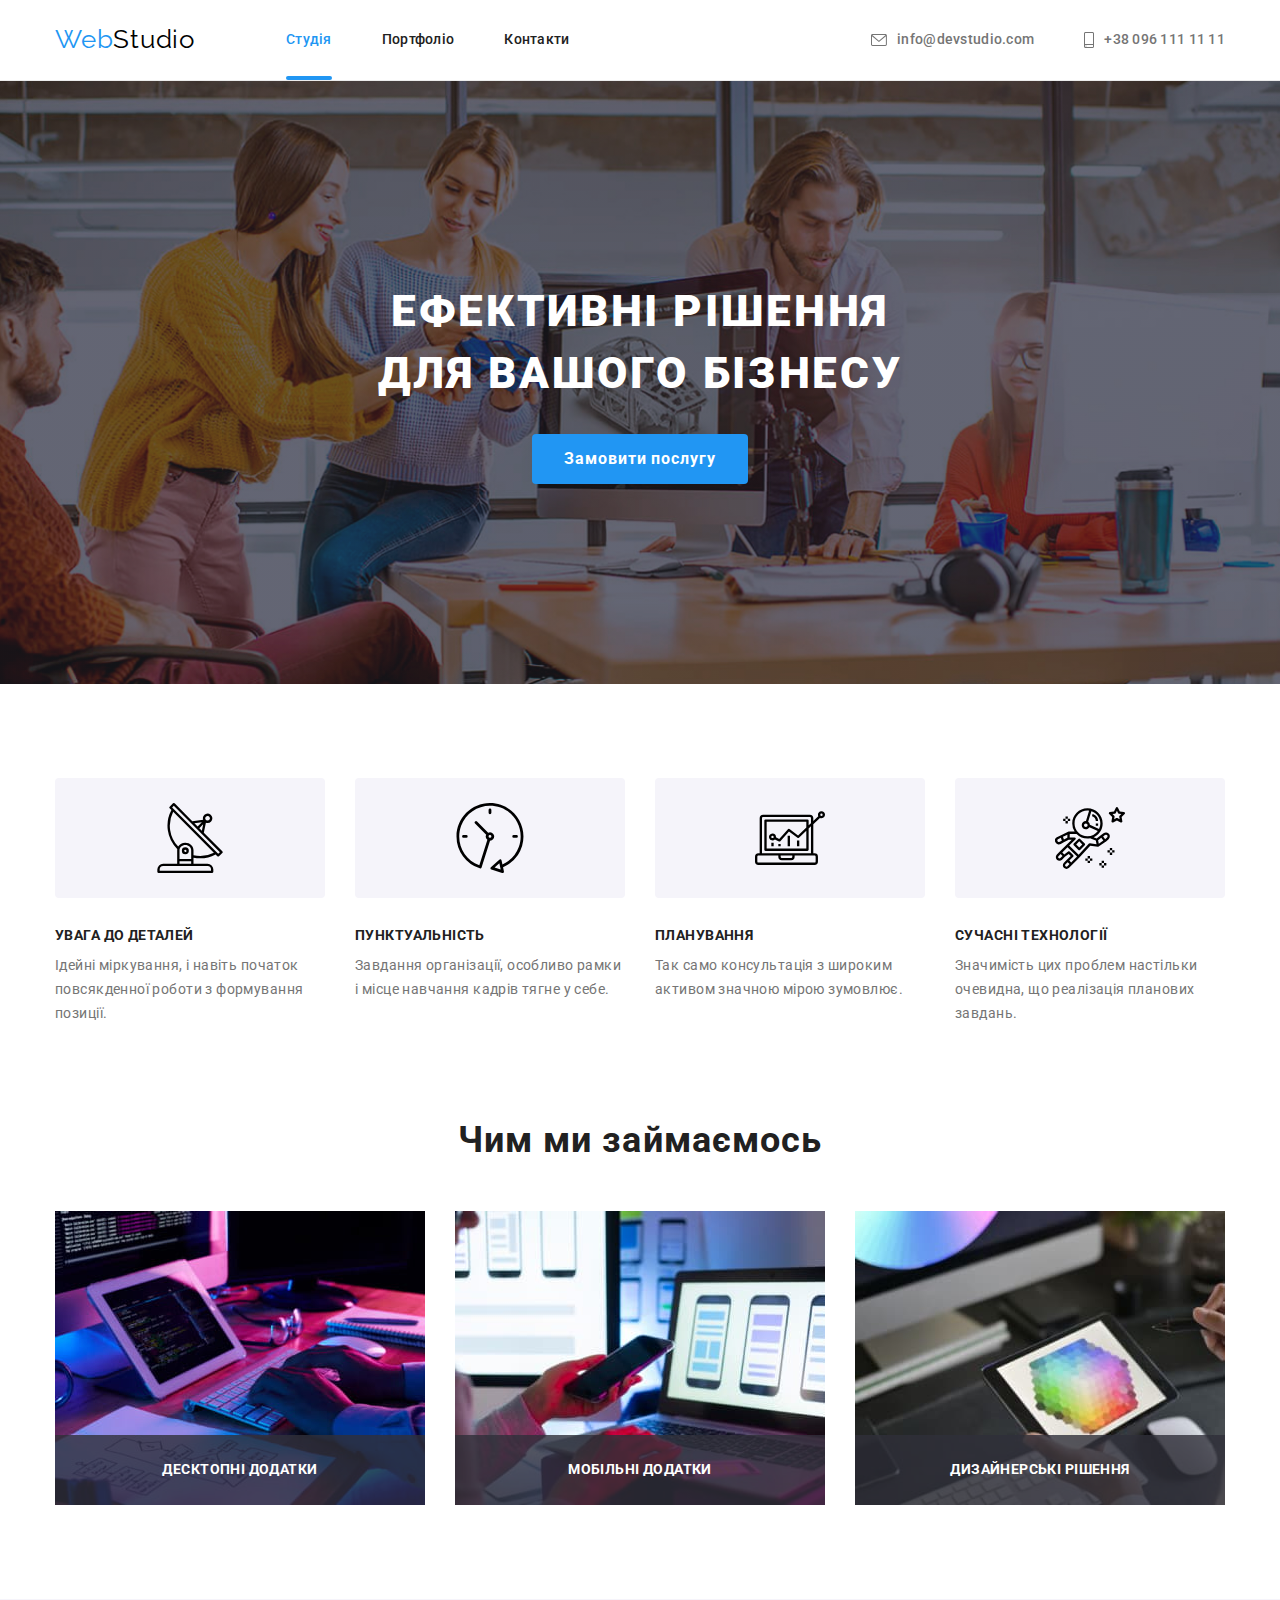
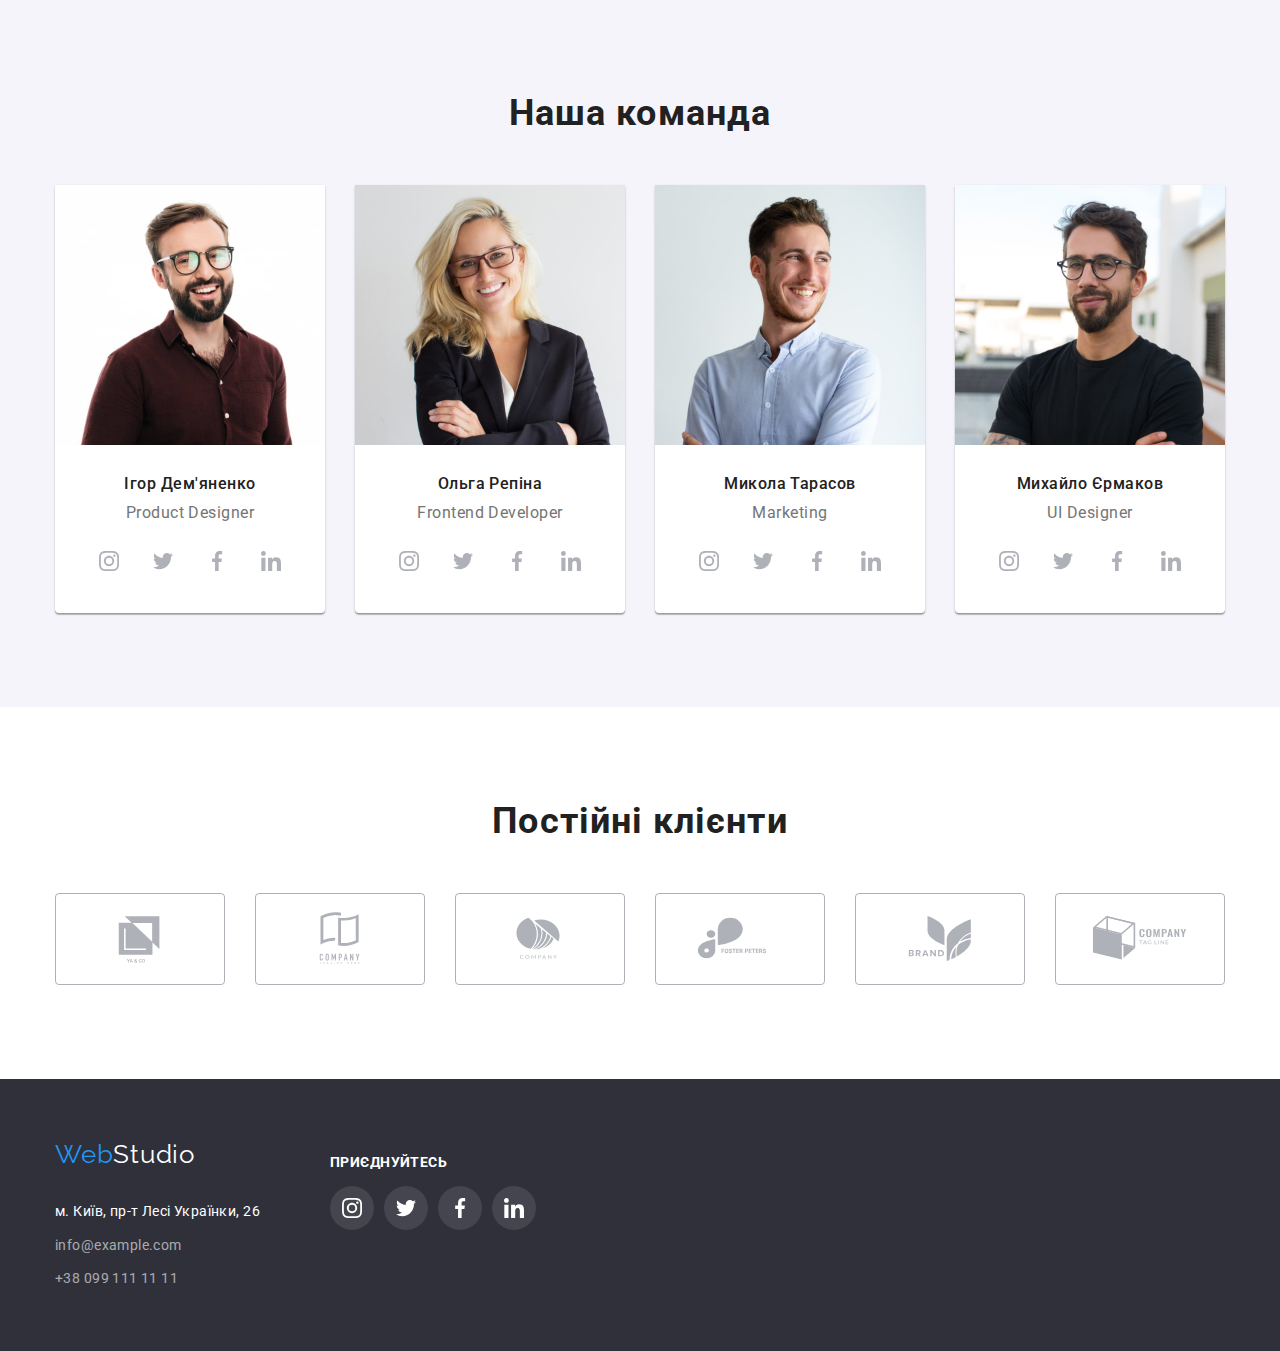
<file: index.html>
<!DOCTYPE html>
<html lang="uk">

<head>
  <meta charset="UTF-8" />
  <meta http-equiv="X-UA-Compatible" content="IE=edge" />
  <meta name="viewport" content="width=device-width, initial-scale=1.0" />
  <title>Document</title>
  <link rel="preconnect" href="https://fonts.googleapis.com" />
  <link rel="preconnect" href="https://fonts.gstatic.com" crossorigin />
  <link href="https://fonts.googleapis.com/css2?family=Raleway:wght@700&family=Roboto:wght@400;500;700;900&display=swap"
    rel="stylesheet" />
  <link rel="stylesheet"
    href="https://cdnjs.cloudflare.com/ajax/libs/modern-normalize/1.0.0/modern-normalize.min.css" />
  <link rel="stylesheet" href="./css/style.css" />
</head>

<body>
  <!-- Шапка -->
  <header class="header">
    <div class="container header-container">
      <a class="header-logo link logo" href="./index.html">Web<span class="part-logo">Studio</span></a>
      <nav>
        <ul class="navigation list">
          <li><a class="link current">Студія</a></li>
          <li><a class="link" href="./portfolio.html">Портфоліо</a></li>
          <li><a class="link" href="">Контакти</a></li>
        </ul>
      </nav>
      <ul class="header-contacts list">
        <li>
          <a class="link" href="mailto:info@devstudio.com">
            <svg class="icon" width="16" height="12">
              <use href="./images/symbol-defs.svg#icon-letter"></use>
            </svg>
            info@devstudio.com</a>
        </li>
        <li><a class="link" href="tel:+380961111111">
            <svg class="icon" width="10" height="16">
              <use href="./images/symbol-defs.svg#icon-phone"></use>
            </svg>
            +38 096 111 11 11</a></li>
      </ul>
    </div>
  </header>
  <!-- Основной контент сайта -->
  <main>
    <!-- Блок "герой"-->
    <section class="hero">
      <h1 class="main-title">
        Ефективні рішення <br />
        для вашого бізнесу
      </h1>
      <button type="button" class="button order-service" data-modal-open>Замовити послугу</button>
    </section>

    <section class="qualities">
      <div class="container">
        <!-- Заголовок секции которого нет в макете (нужно будет скрыть) -->
        <h2 class="section-header is-hidden">Наші якості</h2>
        <ul class="qualities-list list">
          <li class="item">
            <div class="box">
              <svg class="icon">
                <use href="./images/symbol-defs.svg#icon-antenna"></use>
              </svg>
            </div>
            <h3 class="title">Увага до деталей</h3>
            <p class="text">
              Ідейні міркування, і навіть початок повсякденної роботи з формування позиції.
            </p>
          </li>
          <li class="item">
            <div class="box">
              <svg class="icon">
                <use href="./images/symbol-defs.svg#icon-clock"></use>
              </svg>
            </div>
            <h3 class="title">Пунктуальність</h3>
            <p class="text">
              Завдання організації, особливо рамки і місце навчання кадрів тягне у себе.
            </p>
          </li>
          <li class="item">
            <div class="box">
              <svg class="icon">
                <use href="./images/symbol-defs.svg#icon-diagram"></use>
              </svg>
            </div>
            <h3 class="title">Планування</h3>
            <p class="text">Так само консультація з широким активом значною мірою зумовлює.</p>
          </li>
          <li class="item">
            <div class="box">
              <svg class="icon">
                <use href="./images/symbol-defs.svg#icon-astronaut"></use>
              </svg>
            </div>
            <h3 class="title">Сучасні технології</h3>
            <p class="text">
              Значимість цих проблем настільки очевидна, що реалізація планових завдань.
            </p>
          </li>
        </ul>
      </div>
    </section>

    <!-- Секция Чем мы занимаеся -->
    <section class="we-doing">
      <div class="container ">
        <h2 class="section-header">Чим ми займаємось</h2>
        <ul class="list we-doing-list">
          <li class="item">
            <img src="./images/box-1.jpg" alt="Чоловік займається програмуванням" width="370" />
            <p class="we-doing-text">Десктопні додатки</p>
          </li>
          <li class="item">
            <img src="./images/box-2.jpg" alt="Дівчина синхронізовує компьютер з телефоном" width="370" />
            <p class="we-doing-text">Мобільні додатки</p>
          </li>
          <li class="item">
            <img src="./images/box-3.jpg" alt="Планшет з палітрою кольорів" width="370" />
            <p class="we-doing-text">Дизайнерські рішення</p>
          </li>
        </ul>
      </div>
    </section>

    <!-- Секция "Наша команда" -->
    <section class="our-team">
      <div class="container">
        <h2 class="section-header">Наша команда</h2>
        <ul class="teams list">
          <li class="item">
            <img src="./images/team-card-1.jpg" alt="Фото Ігора Дем'яненко" width="270" />
            <div class="box">
              <h3 class="title">Ігор Дем'яненко</h3>
              <p class="text">Product Designer</p>
              <ul class="soc-media">
                <li class="media-item">
                  <a class="media-link link" href="">
                    <svg class="icon" width="20" height="20">
                      <use href="./images/symbol-defs.svg#icon-instagram"></use>
                    </svg>
                  </a>
                </li>
                <li class="media-item">
                  <a class="media-link link" href="">
                    <svg class="icon" width="20" height="20">
                      <use href="./images/symbol-defs.svg#icon-twitter"></use>
                    </svg>
                  </a>
                </li>
                <li class="media-item">
                  <a class="media-link link" href="">
                    <svg class="icon" width="20" height="20">
                      <use href="./images/symbol-defs.svg#icon-facebook"></use>
                    </svg>
                  </a>
                </li>
                <li class="media-item">
                  <a class="media-link link" href="">
                    <svg class="icon" width="20" height="20">
                      <use href="./images/symbol-defs.svg#icon-linkedin"></use>
                    </svg>
                  </a>
                </li>
              </ul>
            </div>
          </li>
          <li class="item">
            <img src="./images/team-card-2.jpg" alt="Фото Ольги Репіної" width="270" />
            <div class="box">
              <h3 class="title">Ольга Репіна</h3>
              <p class="text">Frontend Developer</p>
              <ul class="soc-media">
                <li class="media-item">
                  <a class="media-link link" href="">
                    <svg class="icon" width="20" height="20">
                      <use href="./images/symbol-defs.svg#icon-instagram"></use>
                    </svg>
                  </a>
                </li>
                <li class="media-item">
                  <a class="media-link link" href="">
                    <svg class="icon" width="20" height="20">
                      <use href="./images/symbol-defs.svg#icon-twitter"></use>
                    </svg>
                  </a>
                </li>
                <li class="media-item">
                  <a class="media-link link" href="">
                    <svg class="icon" width="20" height="20">
                      <use href="./images/symbol-defs.svg#icon-facebook"></use>
                    </svg>
                  </a>
                </li>
                <li class="media-item">
                  <a class="media-link link" href="">
                    <svg class="icon" width="20" height="20">
                      <use href="./images/symbol-defs.svg#icon-linkedin"></use>
                    </svg>
                  </a>
                </li>
              </ul>
            </div>
          </li>
          <li class="item">
            <img src="./images/team-card-3.jpg" alt="Фото Миколи Тарасова" width="270" />
            <div class="box">
              <h3 class="title">Микола Тарасов</h3>
              <p class="text">Marketing</p>
              <ul class="soc-media">
                <li class="media-item">
                  <a class="media-link link" href="">
                    <svg class="icon" width="20" height="20">
                      <use href="./images/symbol-defs.svg#icon-instagram"></use>
                    </svg>
                  </a>
                </li>
                <li class="media-item">
                  <a class="media-link link" href="">
                    <svg class="icon" width="20" height="20">
                      <use href="./images/symbol-defs.svg#icon-twitter"></use>
                    </svg>
                  </a>
                </li>
                <li class="media-item">
                  <a class="media-link link" href="">
                    <svg class="icon" width="20" height="20">
                      <use href="./images/symbol-defs.svg#icon-facebook"></use>
                    </svg>
                  </a>
                </li>
                <li class="media-item">
                  <a class="media-link link" href="">
                    <svg class="icon" width="20" height="20">
                      <use href="./images/symbol-defs.svg#icon-linkedin"></use>
                    </svg>
                  </a>
                </li>
              </ul>
            </div>
          </li>
          <li class="item">
            <img src="./images/team-card-4.jpg" alt="Фото Михаила Єрмакова" width="270" />
            <div class="box">
              <h3 class="title">Михайло Єрмаков</h3>
              <p class="text">UI Designer</p>
              <ul class="soc-media">
                <li class="media-item">
                  <a class="media-link link" href="">
                    <svg class="icon" width="20" height="20">
                      <use href="./images/symbol-defs.svg#icon-instagram"></use>
                    </svg>
                  </a>
                </li>
                <li class="media-item">
                  <a class="media-link link" href="">
                    <svg class="icon" width="20" height="20">
                      <use href="./images/symbol-defs.svg#icon-twitter"></use>
                    </svg>
                  </a>
                </li>
                <li class="media-item">
                  <a class="media-link link" href="">
                    <svg class="icon" width="20" height="20">
                      <use href="./images/symbol-defs.svg#icon-facebook"></use>
                    </svg>
                  </a>
                </li>
                <li class="media-item">
                  <a class="media-link link" href="">
                    <svg class="icon" width="20" height="20">
                      <use href="./images/symbol-defs.svg#icon-linkedin"></use>
                    </svg>
                  </a>
                </li>
              </ul>
            </div>
          </li>
        </ul>
      </div>
    </section>

    <!-- Секция наши клиенты -->
    <section class="clients">
      <div class="container">
        <h2 class="section-header">Постійні клієнти</h2>
        <ul class="clients-labels">
          <li class="item"><a href="#" class="link">
              <svg class="icon" width="106" height="60">
                <use href="./images/symbol-defs.svg#icon-Logo"></use>
              </svg>
            </a></li>
          <li class="item"><a href="#" class="link">
              <svg class="icon" width="106" height="60">
                <use href="./images/symbol-defs.svg#icon-Logo-1"></use>
              </svg>
            </a></li>
          <li class="item"><a href="#" class="link">
              <svg class="icon" width="106" height="60">
                <use href="./images/symbol-defs.svg#icon-Logo-2"></use>
              </svg>
            </a></li>
          <li class="item"><a href="#" class="link"><svg class="icon" width="106" height="60">
                <use href="./images/symbol-defs.svg#icon-Logo-3"></use>
              </svg></a></li>
          <li class="item"><a href="#" class="link"><svg class="icon" width="106" height="60">
                <use href="./images/symbol-defs.svg#icon-Logo-4"></use>
              </svg></a></li>
          <li class="item"><a href="#" class="link"><svg class="icon" width="106" height="60">
                <use href="./images/symbol-defs.svg#icon-Logo-5"></use>
              </svg></a></li>
        </ul>
      </div>
    </section>
  </main>
  <!-- Основной Футер (подвал) сайта-->
  <footer class="footer">
    <div class="container">
      <div class="box">
        <a class="footer-logo link logo" href="./index.html">Web<span class="part-logo-footer">Studio</span></a>
        <address>
          <ul class="footer-contacts list">
            <li><a href="" class="link home">м. Київ, пр-т Лесі Українки, 26</a></li>
            <li><a href="mailto:info@example.com" class="link mail">info@example.com</a></li>
            <li><a href="tel:+380991111111" class="link tel">+38 099 111 11 11</a></li>
          </ul>
        </address>
      </div>
      <div class="footer-media">
        <h2 class="media-header">приєднуйтесь</h2>
        <ul class="soc-media footer-soc-media">
          <li class="media-item">
            <a class="media-link link" href="">
              <svg class="icon" width="20" height="20">
                <use href="./images/symbol-defs.svg#icon-instagram"></use>
              </svg>
            </a>
          </li>
          <li class="media-item">
            <a class="media-link link" href="">
              <svg class="icon" width="20" height="20">
                <use href="./images/symbol-defs.svg#icon-twitter"></use>
              </svg>
            </a>
          </li>
          <li class="media-item">
            <a class="media-link link" href="">
              <svg class="icon" width="20" height="20">
                <use href="./images/symbol-defs.svg#icon-facebook"></use>
              </svg>
            </a>
          </li>
          <li class="media-item">
            <a class="media-link link" href="">
              <svg class="icon" width="20" height="20">
                <use href="./images/symbol-defs.svg#icon-linkedin"></use>
              </svg>
            </a>
          </li>
        </ul>

      </div>
    </div>
  </footer>
  <div class="backdrop closed" data-modal>
    <div class="modal">
      <button class="close-modal" type="button" data-modal-close>
        <svg width="11" height="11">
          <use href="./images/symbol-defs.svg#icon-cross"></use>
        </svg>
      </button>
    </div>
  </div>
  <script src="./js/modal.js"></script>
</body>

</html>
</file>
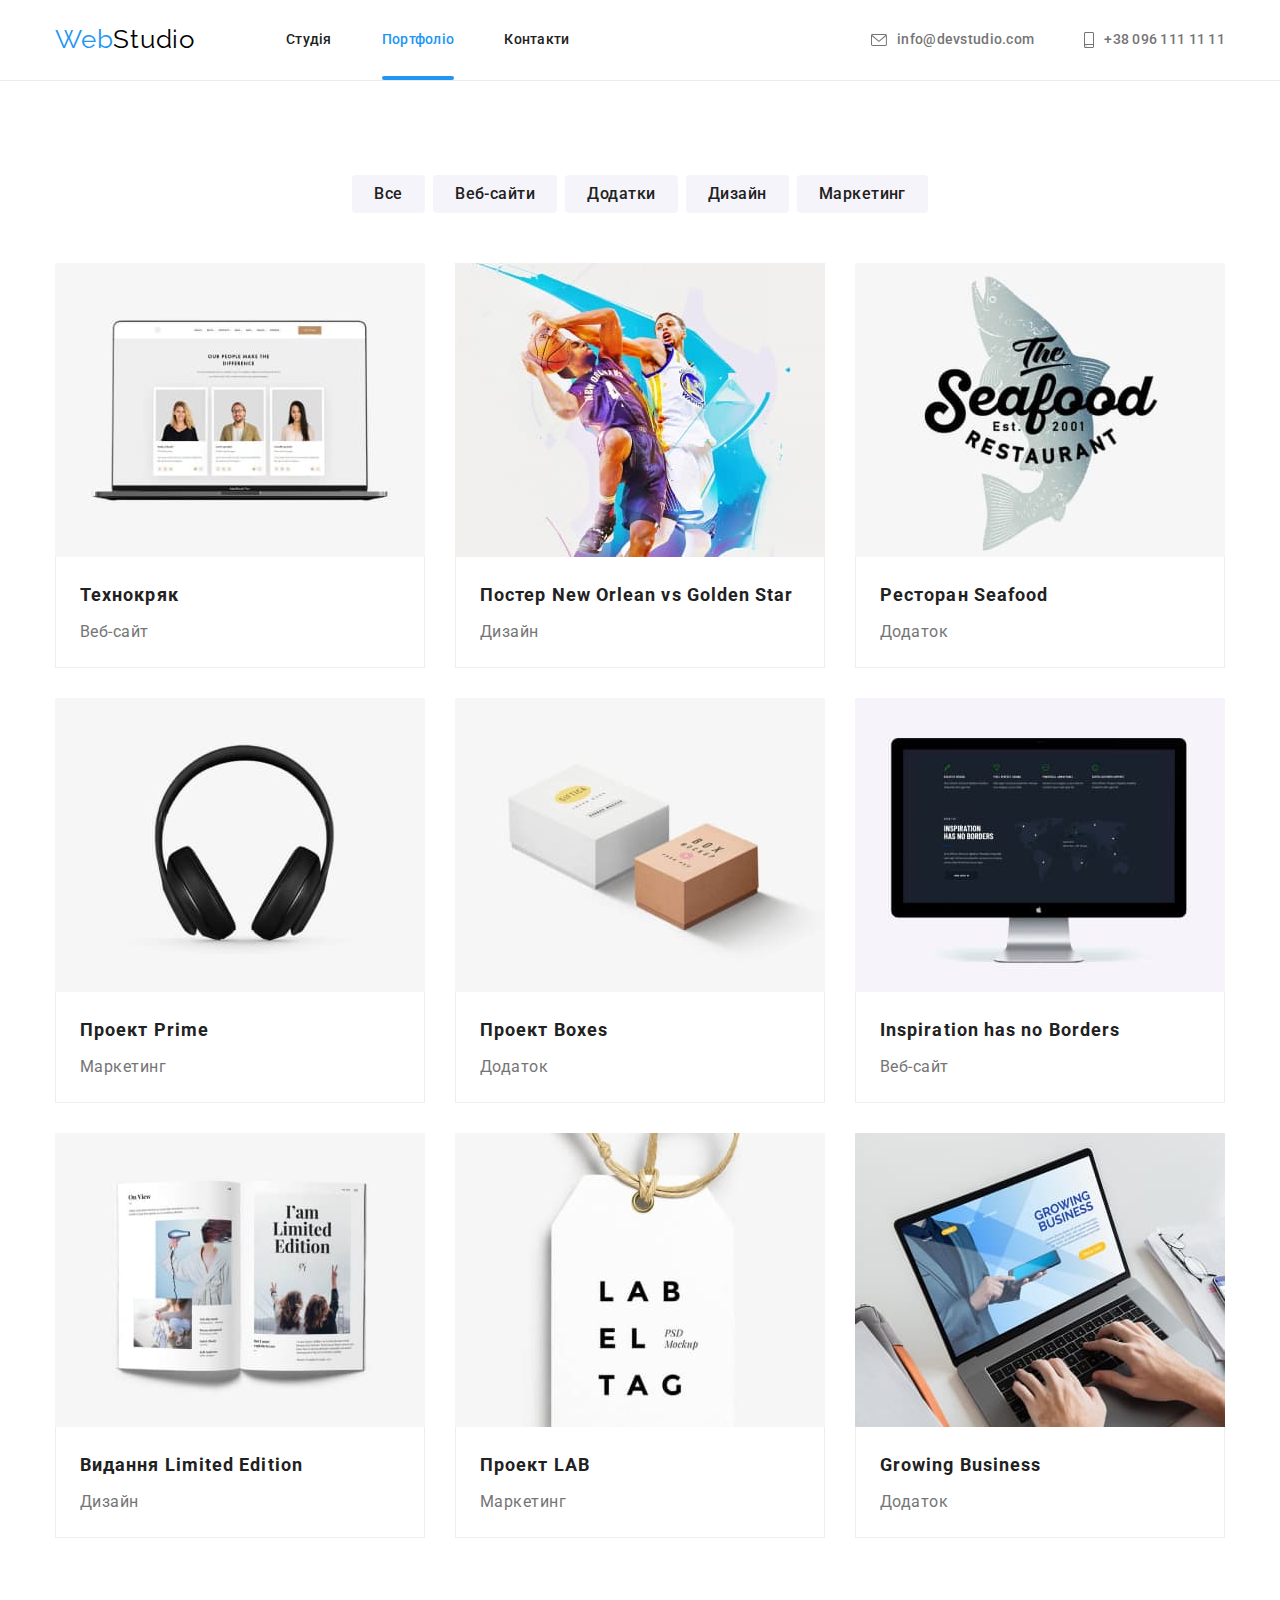
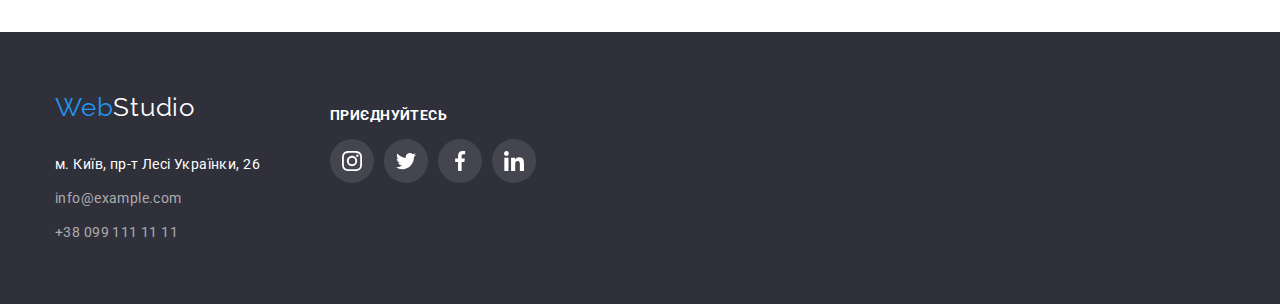
<file: portfolio.html>
<!DOCTYPE html>
<html lang="ru">

<head>
  <meta charset="UTF-8" />
  <meta http-equiv="X-UA-Compatible" content="IE=edge" />
  <meta name="viewport" content="width=device-width, initial-scale=1.0" />
  <title>Document</title>
  <link rel="preconnect" href="https://fonts.googleapis.com" />
  <link rel="preconnect" href="https://fonts.gstatic.com" crossorigin />
  <link href="https://fonts.googleapis.com/css2?family=Raleway:wght@700&family=Roboto:wght@400;500;700;900&display=swap"
    rel="stylesheet" />
  <link rel="stylesheet"
    href="https://cdnjs.cloudflare.com/ajax/libs/modern-normalize/1.0.0/modern-normalize.min.css" />
  <link rel="stylesheet" href="./css/style.css" />
</head>

<body>
  <!-- Основная шапка сайта -->
  <header class="header">
    <div class="container header-container">
      <a class="header-logo link logo" href="./index.html">Web<span class="part-logo">Studio</span></a>
      <nav>
        <ul class="navigation list">
          <li><a class="link " href="./index.html">Студія</a></li>
          <li><a class="link current" href="">Портфоліо</a></li>
          <li><a class="link" href="">Контакти</a></li>
        </ul>
      </nav>
      <ul class="header-contacts list">
        <li>
          <a class="link" href="mailto:info@devstudio.com">
            <svg class="icon" width="16" height="12">
              <use href="./images/symbol-defs.svg#icon-letter"></use>
            </svg>
            info@devstudio.com</a>
        </li>
        <li><a class="link" href="tel:+380961111111">
            <svg class="icon" width="10" height="16">
              <use href="./images/symbol-defs.svg#icon-phone"></use>
            </svg>
            +38 096 111 11 11</a></li>
      </ul>
    </div>
  </header>
  <!-- Основной контент сайта -->
  <main>
    <section class="portfolio">
      <div class="container">
        <h1 class="is-hidden">Проекти</h1>
        <ul class="btn-list list">
          <li class="item"><button type="button" class="button filter">Все</button></li>
          <li class="item"><button type="button" class="button filter">Веб-сайти</button></li>
          <li class="item"><button type="button" class="button filter">Додатки</button></li>
          <li class="item"><button type="button" class="button filter">Дизайн</button></li>
          <li class="item"><button type="button" class="button filter">Маркетинг</button></li>
        </ul>
        <ul class="projects list">
          <li class="item">
            <a class="link" href="">
              <div class="holder">
                <img src="./images/img.jpg" alt="Экран ноутбука" width="370" />
                <div class="overlay">
                  <p class="overlay-text">Ресурс пропонує комплексні пропозиції з різним рівнем функціоналу та сервісів.
                    Все це дозволить
                    відвідувачу отримати
                    вичерпні відомості про компанію чи приватну особу.</p>
                </div>
              </div>
              <div class="box">
                <h2 class="title">Технокряк</h2>
                <p class="text">Веб-сайт</p>
              </div>
            </a>
          </li>
          <li class="item">
            <a href="" class="link">
              <div class="holder"><img src="./images/img-1.jpg" alt="Два баскетболиста" width="370" />
                <div class="overlay">
                  <p class="overlay-text">Ресурс пропонує комплексні пропозиції з різним рівнем функціоналу та сервісів.
                    Все це дозволить
                    відвідувачу отримати
                    вичерпні відомості про компанію чи приватну особу.</p>
                </div>
              </div>
              <div class="box">
                <h2 class="title">Постер New Orlean vs Golden Star</h2>
                <p class="text">Дизайн</p>
              </div>
            </a>
          </li>
          <li class="item">
            <a href="" class="link">
              <div class="holder"><img src="./images/img-2.jpg" alt="Логотип ресторана в виде рыбы" width="370" />
                <div class="overlay">
                  <p class="overlay-text">Ресурс пропонує комплексні пропозиції з різним рівнем функціоналу та сервісів.
                    Все це дозволить
                    відвідувачу отримати
                    вичерпні відомості про компанію чи приватну особу.</p>
                </div>
              </div>
              <div class="box">
                <h2 class="title">Ресторан Seafood</h2>
                <p class="text">Додаток</p>
              </div>
            </a>
          </li>
          <li class="item">
            <a href="" class="link">
              <div class="holder"><img src="./images/img-3.jpg" alt="Наушники" width="370" />
                <div class="overlay">
                  <p class="overlay-text">Ресурс пропонує комплексні пропозиції з різним рівнем функціоналу та сервісів.
                    Все це дозволить
                    відвідувачу отримати
                    вичерпні відомості про компанію чи приватну особу.</p>
                </div>
              </div>
              <div class="box">
                <h2 class="title">Проект Prime</h2>
                <p class="text">Маркетинг</p>
              </div>
            </a>
          </li>
          <li class="item">
            <a href="" class="link">
              <div class="holder"><img src="./images/img-4.jpg" alt="Две коробочки" width="370" />
                <div class="overlay">
                  <p class="overlay-text">Ресурс пропонує комплексні пропозиції з різним рівнем функціоналу та сервісів.
                    Все це дозволить
                    відвідувачу отримати
                    вичерпні відомості про компанію чи приватну особу.</p>
                </div>
              </div>
              <div class="box">
                <h2 class="title">Проект Boxes</h2>
                <p class="text">Додаток</p>
              </div>
            </a>
          </li>
          <li class="item">
            <a href="" class="link">
              <div class="holder"><img src="./images/img-5.jpg" alt="Монитор" width="370" />
                <div class="overlay">
                  <p class="overlay-text">Ресурс пропонує комплексні пропозиції з різним рівнем функціоналу та сервісів.
                    Все це дозволить
                    відвідувачу отримати
                    вичерпні відомості про компанію чи приватну особу.</p>
                </div>
              </div>
              <div class="box">
                <h2 class="title">Inspiration has no Borders</h2>
                <p class="text">Веб-сайт</p>
              </div>
            </a>
          </li>
          <li class="item">
            <a href="" class="link">
              <div class="holder"><img src="./images/img-6.jpg" alt="Журнал" width="370" />
                <div class="overlay">
                  <p class="overlay-text">Ресурс пропонує комплексні пропозиції з різним рівнем функціоналу та сервісів.
                    Все це дозволить
                    відвідувачу отримати
                    вичерпні відомості про компанію чи приватну особу.</p>
                </div>
              </div>
              <div class="box">
                <h2 class="title">Видання Limited Edition</h2>
                <p class="text">Дизайн</p>
              </div>
            </a>
          </li>
          <li class="item">
            <a href="" class="link">
              <div class="holder"><img src="./images/img-7.jpg" alt="Ярлык" width="370" />
                <div class="overlay">
                  <p class="overlay-text">Ресурс пропонує комплексні пропозиції з різним рівнем функціоналу та сервісів.
                    Все це дозволить
                    відвідувачу отримати
                    вичерпні відомості про компанію чи приватну особу.</p>
                </div>
              </div>
              <div class="box">
                <h2 class="title">Проект LAB</h2>
                <p class="text">Маркетинг</p>
              </div>
            </a>
          </li>
          <li class="item">
            <a href="" class="link">
              <div class="holder"><img src="./images/img-8.jpg" alt="Ноутбук" width="370" />
                <div class="overlay">
                  <p class="overlay-text">Ресурс пропонує комплексні пропозиції з різним рівнем функціоналу та сервісів.
                    Все це дозволить
                    відвідувачу отримати
                    вичерпні відомості про компанію чи приватну особу.</p>
                </div>
              </div>
              <div class="box">
                <h2 class="title">Growing Business</h2>
                <p class="text">Додаток</p>
              </div>
            </a>
          </li>
        </ul>
      </div>
    </section>
  </main>
  <!-- Основной Футер (подвал) сайта-->
  <footer class="footer">
    <div class="container">
      <div class="box">
        <a class="footer-logo link logo" href="./index.html">Web<span class="part-logo-footer">Studio</span></a>
        <address>
          <ul class="footer-contacts list">
            <li><a href="" class="link home">м. Київ, пр-т Лесі Українки, 26</a></li>
            <li><a href="mailto:info@example.com" class="link mail">info@example.com</a></li>
            <li><a href="tel:+380991111111" class="link tel">+38 099 111 11 11</a></li>
          </ul>
        </address>
      </div>
      <div class="footer-media">
        <h2 class="media-header">приєднуйтесь</h2>
        <ul class="soc-media footer-soc-media">
          <li class="media-item">
            <a class="media-link" href="">
              <svg class="icon" width="20" height="20">
                <use href="./images/symbol-defs.svg#icon-instagram"></use>
              </svg>
            </a>
          </li>
          <li class="media-item">
            <a class="media-link" href="">
              <svg class="icon" width="20" height="20">
                <use href="./images/symbol-defs.svg#icon-twitter"></use>
              </svg>
            </a>
          </li>
          <li class="media-item">
            <a class="media-link" href="">
              <svg class="icon" width="20" height="20">
                <use href="./images/symbol-defs.svg#icon-facebook"></use>
              </svg>
            </a>
          </li>
          <li class="media-item">
            <a class="media-link" href="">
              <svg class="icon" width="20" height="20">
                <use href="./images/symbol-defs.svg#icon-linkedin"></use>
              </svg>
            </a>
          </li>
        </ul>

      </div>
    </div>
  </footer>


</body>

</html>
</file>
<file: css/style.css>
:root {
  --background-page-color: #e5e5e5;
  --title-text-color: #212121;
  --paragraph-text-color: #757575;
  --accent-color: #2196f3;
  --black-text-color: #000000;
  --white-text-color: #ffffff;
  --bgc-footer: #2f303a;
  --bgc-teams: #f5f4fa;
}

*,
*::before,
*::after {
  box-sizing: border-box;
}

h1,
h2,
h3,
p,
ul {
  margin: 0;
  padding: 0;
}

img {
  max-width: 100%;
  display: block;
}

*:focus {
  outline-color: var(--accent-color);
}

/* Убираем подчеркивание ссылок */
.link {
  text-decoration: none;
}
/* Убираем маркеры в списках */
ul {
  list-style-type: none;
}

body {
  color: var(--title-text-color);
  background-color: var(--white-text-color);
  font-family: 'Roboto', sans-serif;
}

/* Логотип */
.logo {
  color: var(--accent-color);
}
.header-logo,
.footer-logo {
  font-family: 'Raleway', sans-serif;
}

.link {
  font-size: 26px;
  line-height: 1.2;
  letter-spacing: 0.03em;
  transition: color 250ms cubic-bezier(0.4, 0, 0.2, 1), fill 250ms cubic-bezier(0.4, 0, 0.2, 1),
    border 250ms cubic-bezier(0.4, 0, 0.2, 1), background-color 250ms cubic-bezier(0.4, 0, 0.2, 1),
    box-shadow 250ms cubic-bezier(0.4, 0, 0.2, 1);
}

.button.filter {
  transition: color 250ms cubic-bezier(0.4, 0, 0.2, 1), border 250ms cubic-bezier(0.4, 0, 0.2, 1),
    background-color 250ms cubic-bezier(0.4, 0, 0.2, 1),
    box-shadow 250ms cubic-bezier(0.4, 0, 0.2, 1);
}
.logo .part-logo {
  color: var(--black-text-color);
}
.logo .part-logo-footer {
  color: var(--white-text-color);
}

/* Контейнер */
.container {
  max-width: 1200px;
  margin: 0 auto;
  padding: 0 15px;
}

/* Шапка */
.header {
  padding: 24px 0 25px 0;
  border-bottom: 1px solid #ececec;
}
.header-container {
  display: flex;
  align-items: center;
}
.navigation {
  margin-left: 91px;
  display: flex;
}

/*     >*:not(:last-child) - все дети кроме последнего    */
.navigation > *:not(:last-child) {
  margin-right: 50px;
}

.navigation .link.current {
  position: relative;
  color: var(--accent-color);
}

.link.current::after {
  position: absolute;
  bottom: -1px;
  left: 0;

  width: 100%;
  height: 4px;
  border-radius: 2px;

  content: '';
  background-color: var(--accent-color);
}

.navigation .link {
  padding: 32px 0;

  font-weight: 500;
  font-size: 14px;
  line-height: 1.14;
  letter-spacing: 0.02em;
  color: var(--title-text-color);
}
.navigation .link:focus,
.navigation .link:hover {
  color: var(--accent-color);
}

.header-contacts {
  display: flex;
  margin-left: auto;
}
.header-contacts > *:not(:last-child) {
  margin-right: 50px;
}

.header-contacts .link {
  /* padding: 32px 0; */
  display: flex;
  align-items: center;

  /* font-family: 'Roboto'; */
  font-weight: 500;
  font-size: 14px;
  line-height: 1.14;
  letter-spacing: 0.02em;
  color: var(--paragraph-text-color);
  fill: var(--paragraph-text-color);
}
.header-contacts .icon {
  margin-right: 10px;
}

.header-contacts .link:focus,
.header-contacts .link:hover {
  color: var(--accent-color);
  fill: var(--accent-color);
}

/* Футер */
.footer {
  /* margin: 0 auto; */
  padding: 60px 0;
  background-color: var(--bgc-footer);
}
.footer .container {
  display: flex;
}
.footer .box {
  margin-right: 70px;
}
.footer-media {
  padding-top: 15px;
}
.footer-soc-media .media-link {
  fill: var(--white-text-color);
  background-color: rgba(255, 255, 255, 0.1);
}

.footer .media-header {
  font-family: 'Roboto';
  font-style: normal;
  font-weight: 700;
  font-size: 14px;
  line-height: 16px;
  letter-spacing: 0.03em;
  text-transform: uppercase;

  color: #ffffff;
}

.footer .list {
  margin-top: 30px;
}

.footer .list > *:not(:last-child) {
  margin-bottom: 10px;
}

.footer-contacts .link {
  font-style: normal;
  font-size: 14px;
  line-height: 1.7;
  letter-spacing: 0.03em;
  color: rgba(255, 255, 255, 0.6);
}
.footer-contacts .home {
  color: var(--white-text-color);
}
.footer-contacts .link:focus,
.footer-contacts .link:hover {
  color: var(--accent-color);
}

/* Блок герой */
.hero {
  margin: 0 auto;
  padding: 200px 0;
  max-width: 1600px;

  background-color: var(--bgc-footer);
  text-align: center;
  background-image: linear-gradient(to right, rgba(47, 48, 58, 0.4), rgba(47, 48, 58, 0.4)),
    url(../images/bg-hero.jpg);
  background-repeat: no-repeat;
  background-size: cover;
  background-position: center;
}
.main-title {
  font-weight: 900;
  font-size: 44px;
  line-height: 1.4;
  letter-spacing: 0.06em;
  text-transform: uppercase;
  color: var(--white-text-color);
}
.button.order-service {
  margin-top: 30px;
  padding: 10px 32px;
}

/* Заголовки секций */
.section-header {
  font-size: 36px;
  line-height: 1.16;
  text-align: center;
  letter-spacing: 0.03em;
}
.is-hidden {
  position: absolute;
  white-space: nowrap;
  width: 1px;
  height: 1px;
  overflow: hidden;
  border: 0;
  padding: 0;
  clip: rect(0 0 0 0);
  clip-path: inset(50%);
  margin: -1px;
}

/* Секция наши качества*/
.qualities {
  padding: 94px 0;
}
.qualities-list {
  display: flex;
}

.qualities-list .box {
  display: flex;
  align-items: center;
  justify-content: center;
  height: 120px;
  margin-bottom: 30px;

  border-radius: 4px;
  background-color: var(--bgc-teams);
}

.qualities-list .icon {
  height: 70px;
  width: 70px;
}

.qualities-list .item {
  width: calc((100% - 90px) / 4);
}
.qualities-list .item:not(:last-child) {
  margin-right: 30px;
}

.qualities-list .title {
  font-size: 14px;
  line-height: 1.14;
  letter-spacing: 0.03em;
  text-transform: uppercase;
}
.qualities-list .text {
  margin-top: 10px;

  color: var(--paragraph-text-color);
  font-weight: normal;
  font-size: 14px;
  line-height: 1.7;
  letter-spacing: 0.03em;
}

/* Секция чем мы занимаемся */
.we-doing {
  padding-bottom: 94px;
}
.we-doing-list {
  display: flex;
  margin-top: 50px;
}

.we-doing-list .item:not(:last-child) {
  margin-right: 30px;
}
.we-doing-list .item {
  position: relative;
}

.we-doing-text {
  position: absolute;
  display: flex;
  align-items: center;
  justify-content: center;
  bottom: 0;
  left: 0;

  width: 100%;
  height: 70px;

  color: #ffffff;
  background: rgba(47, 48, 58, 0.8);
  text-transform: uppercase;
  font-weight: 700;
  font-size: 14px;
  line-height: 1.14;
  text-align: center;
  letter-spacing: 0.03em;
}

/* Секция наша команда */
.our-team {
  padding-top: 94px;
  padding-bottom: 94px;
  background-color: var(--bgc-teams);
}
.teams {
  margin-top: 50px;
  display: flex;
}

.teams .item {
  width: calc((100% - 90px) / 4);

  text-align: center;
  background: var(--white-text-color);
  box-shadow: 0px 1px 3px rgba(0, 0, 0, 0.12), 0px 1px 1px rgba(0, 0, 0, 0.14),
    0px 2px 1px rgba(0, 0, 0, 0.2);
  border-radius: 0px 0px 4px 4px;
}
.teams .item:not(:last-child) {
  margin-right: 30px;
}
.teams .box {
  padding: 30px 32px;
}

.teams .title {
  font-weight: 500;
  font-size: 16px;
  line-height: 1.18;
  letter-spacing: 0.03em;
}
.teams .text {
  margin-top: 10px;

  font-size: 16px;
  line-height: 1.18;
  letter-spacing: 0.03em;
  color: var(--paragraph-text-color);
}

.soc-media {
  display: flex;
  margin-top: 16px;
}
.media-link {
  display: flex;
  align-items: center;
  justify-content: center;

  height: 44px;
  width: 44px;
  background-color: var(--white-text-color);
  border-radius: 50%;
  fill: #afb1b8;
}
.media-item:not(:last-child) {
  margin-right: 10px;
}
.media-link:focus,
.media-link:hover {
  background-color: var(--accent-color);
  fill: var(--white-text-color);
  outline: none;
}

/* Секция постоянные клиенты */
.clients {
  padding: 94px 0;
}
.clients-labels {
  display: flex;
  margin-top: 50px;
}
.clients-labels .item:not(:last-child) {
  margin-right: 30px;
}

.clients .link {
  display: flex;
  align-items: center;
  justify-content: center;
  /* padding: 16px 0; */

  height: 92px;
  width: 170px;
  border: 1px solid #afb1b8;
  border-radius: 4px;
  fill: #afb1b8;
}
.clients .link:focus,
.clients .link:hover {
  fill: var(--accent-color);
  border: 1px solid var(--accent-color);
  outline: none;
}

/* Страница portfolio */

.portfolio {
  padding: 94px 0;
}

.btn-list {
  display: flex;
  justify-content: center;
  margin-bottom: 50px;
}
.btn-list .item:not(:last-child) {
  margin-right: 8px;
}

.button.filter {
  min-width: 73px;
  padding: 6px 22px;
}

.projects {
  display: flex;
  flex-wrap: wrap;
  margin: -15px;
}

.projects .item {
  width: 370px;
  margin: 15px;
}

.projects .box {
  padding: 20px 24px;
  border: 1px solid #eeeeee;
  border-top: none;
}
.projects .title {
  font-size: 18px;
  line-height: 2;
  letter-spacing: 0.06em;
  color: #212121;
}

.projects .text {
  margin-top: 4px;

  font-size: 16px;
  line-height: 1.87;
  letter-spacing: 0.03em;
  color: var(--paragraph-text-color);
}
.projects .link {
  display: block;
}

.projects .link:focus,
.projects .link:hover {
  box-shadow: 0px 1px 1px rgba(0, 0, 0, 0.12), 0px 4px 4px rgba(0, 0, 0, 0.06),
    1px 4px 6px rgba(0, 0, 0, 0.16);
}
.holder {
  position: relative;
  overflow: hidden;
}
.overlay {
  position: absolute;
  padding: 63px 24px;
  top: 100%;
  left: 0;

  transition: transform 250ms cubic-bezier(0.4, 0, 0.2, 1);

  background: rgba(33, 150, 243, 0.9);
}

.projects .link:hover .overlay {
  transform: translateY(-100%);
}

.projects .link:focus .overlay {
  transform: translateY(-100%);
}

.overlay-text {
  font-family: 'Roboto';
  font-style: normal;
  font-weight: 400;
  font-size: 18px;
  line-height: 28px;
  /* or 156% */

  letter-spacing: 0.03em;

  color: #ffffff;
}

/* "Оформление кнопок" */

.button {
  border: none;
  border-radius: 4px;
  text-align: center;
}

.order-service.button {
  background-color: var(--accent-color);
  color: var(--white-text-color);
  font-weight: 700;
  font-size: 16px;
  line-height: 1.87;
  align-items: center;
  letter-spacing: 0.06em;
  cursor: pointer;
}

.button.filter {
  background-color: #f5f4fa;
  color: #212121;
  font-weight: 500;
  font-size: 16px;
  line-height: 1.62;
  letter-spacing: 0.03em;
}

.button.filter:hover,
.button.filter:focus {
  cursor: pointer;
  box-shadow: 0px 3px 1px rgba(0, 0, 0, 0.1), 0px 1px 2px rgba(0, 0, 0, 0.08),
    0px 2px 2px rgba(0, 0, 0, 0.12);
  background-color: var(--accent-color);
  color: var(--white-text-color);
}
/* Кнопка закрытия модалки */
.close-modal {
  position: absolute;

  right: 8px;
  top: 8px;
  border-radius: 50%;

  border: 1px solid rgba(0, 0, 0, 0.1);
  cursor: pointer;
}

/* Backdrop */
.backdrop {
  position: fixed;
  top: 0;
  left: 0;

  width: 100%;
  height: 100%;

  opacity: 1;
  background: rgba(0, 0, 0, 0.2);
  transition: opacity 250ms cubic-bezier(0.4, 0, 0.2, 1);
}

.backdrop.closed {
  opacity: 0;
  pointer-events: none;
}

.modal {
  position: absolute;
  min-width: 528px;
  min-height: 581px;
  background-color: #ececec;
  top: 50%;
  left: 50%;

  transform: translate(-50%, -50%) scale(1);
  transition: transform 250ms cubic-bezier(0.4, 0, 0.2, 1);
}

.backdrop.closed .modal {
  transform: translate(-50%, -50%) scale(1.1);
}
</file>
